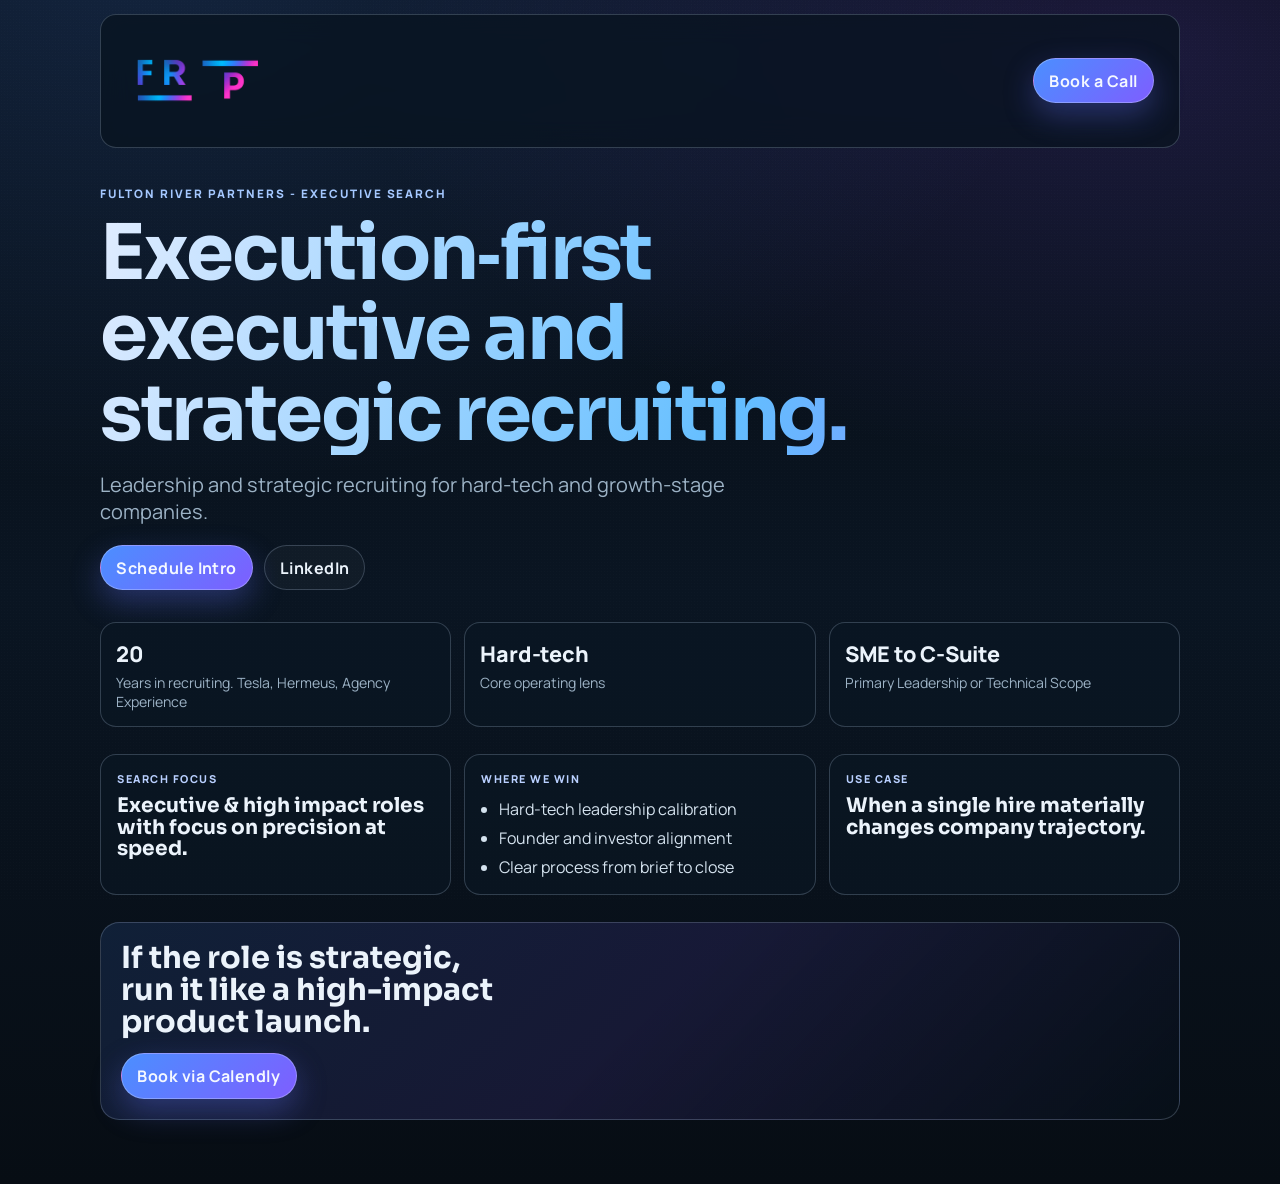
<file: index.html>
<!doctype html>
<html lang="en">
  <head>
    <meta charset="UTF-8" />
    <meta name="viewport" content="width=device-width, initial-scale=1.0" />
    <meta
      name="description"
      content="Fulton River Partners provides execution-first executive search for hard-tech and growth-stage companies."
    />
    <title>Fulton River Partners | Executive Search</title>
    <link rel="icon" type="image/svg+xml" href="./favicon-equals.svg" />
    <link rel="icon" type="image/png" sizes="32x32" href="./favicon-32x32.png" />
    <link rel="icon" type="image/png" sizes="16x16" href="./favicon-16x16.png" />
    <link rel="apple-touch-icon" sizes="180x180" href="./apple-touch-icon.png" />
    <link rel="preconnect" href="https://fonts.googleapis.com" />
    <link rel="preconnect" href="https://fonts.gstatic.com" crossorigin />
    <link
      href="https://fonts.googleapis.com/css2?family=Manrope:wght@400;500;600;700;800&family=Sora:wght@600;700;800&display=swap"
      rel="stylesheet"
    />
    <link rel="stylesheet" href="./styles.css" />
  </head>
  <body>
    <div class="bg-glow" aria-hidden="true"></div>
    <header class="topbar">
      <a href="#top" class="logo-wrap" aria-label="Fulton River Partners">
        <img src="./logo-frp-gradient.png" alt="Fulton River Partners logo" class="logo" />
      </a>
      <a class="btn btn-primary topbar-book" href="https://www.calendly.com/arun-jolly" target="_blank" rel="noopener noreferrer">
        Book a Call
      </a>
    </header>

    <main id="top">
      <section class="hero">
        <p class="kicker">Fulton River Partners - Executive Search</p>
        <h1>Execution&#8209;first executive and strategic recruiting.</h1>
        <p class="subhead">
          Leadership and strategic recruiting for hard-tech and growth-stage companies.
        </p>
        <div class="hero-actions">
          <a class="btn btn-primary" href="https://www.calendly.com/arun-jolly" target="_blank" rel="noopener noreferrer">
            Schedule Intro
          </a>
          <a class="btn btn-secondary" href="https://www.linkedin.com/in/arunjolly" target="_blank" rel="noopener noreferrer">
            LinkedIn
          </a>
        </div>
      </section>

      <section class="metrics">
        <article>
          <p class="metric">20</p>
          <p class="label">Years in recruiting. Tesla, Hermeus, Agency Experience</p>
        </article>
        <article>
          <p class="metric">Hard-tech</p>
          <p class="label">Core operating lens</p>
        </article>
        <article>
          <p class="metric">SME to C-Suite</p>
          <p class="label">Primary Leadership or Technical Scope</p>
        </article>
      </section>

      <section class="focus">
        <article class="tile">
          <p class="tile-kicker">Search Focus</p>
          <h2>Executive & high impact roles with focus on precision at speed.</h2>
        </article>
        <article class="tile">
          <p class="tile-kicker">Where We Win</p>
          <ul>
            <li>Hard-tech leadership calibration</li>
            <li>Founder and investor alignment</li>
            <li>Clear process from brief to close</li>
          </ul>
        </article>
        <article class="tile">
          <p class="tile-kicker">Use Case</p>
          <h2>When a single hire materially changes company trajectory.</h2>
        </article>
      </section>

      <section class="bottom-cta">
        <h2>If the role is strategic, run it like a high-impact product launch.</h2>
        <a class="btn btn-primary" href="https://www.calendly.com/arun-jolly" target="_blank" rel="noopener noreferrer">
          Book via Calendly
        </a>
      </section>
    </main>
  </body>
</html>
</file>
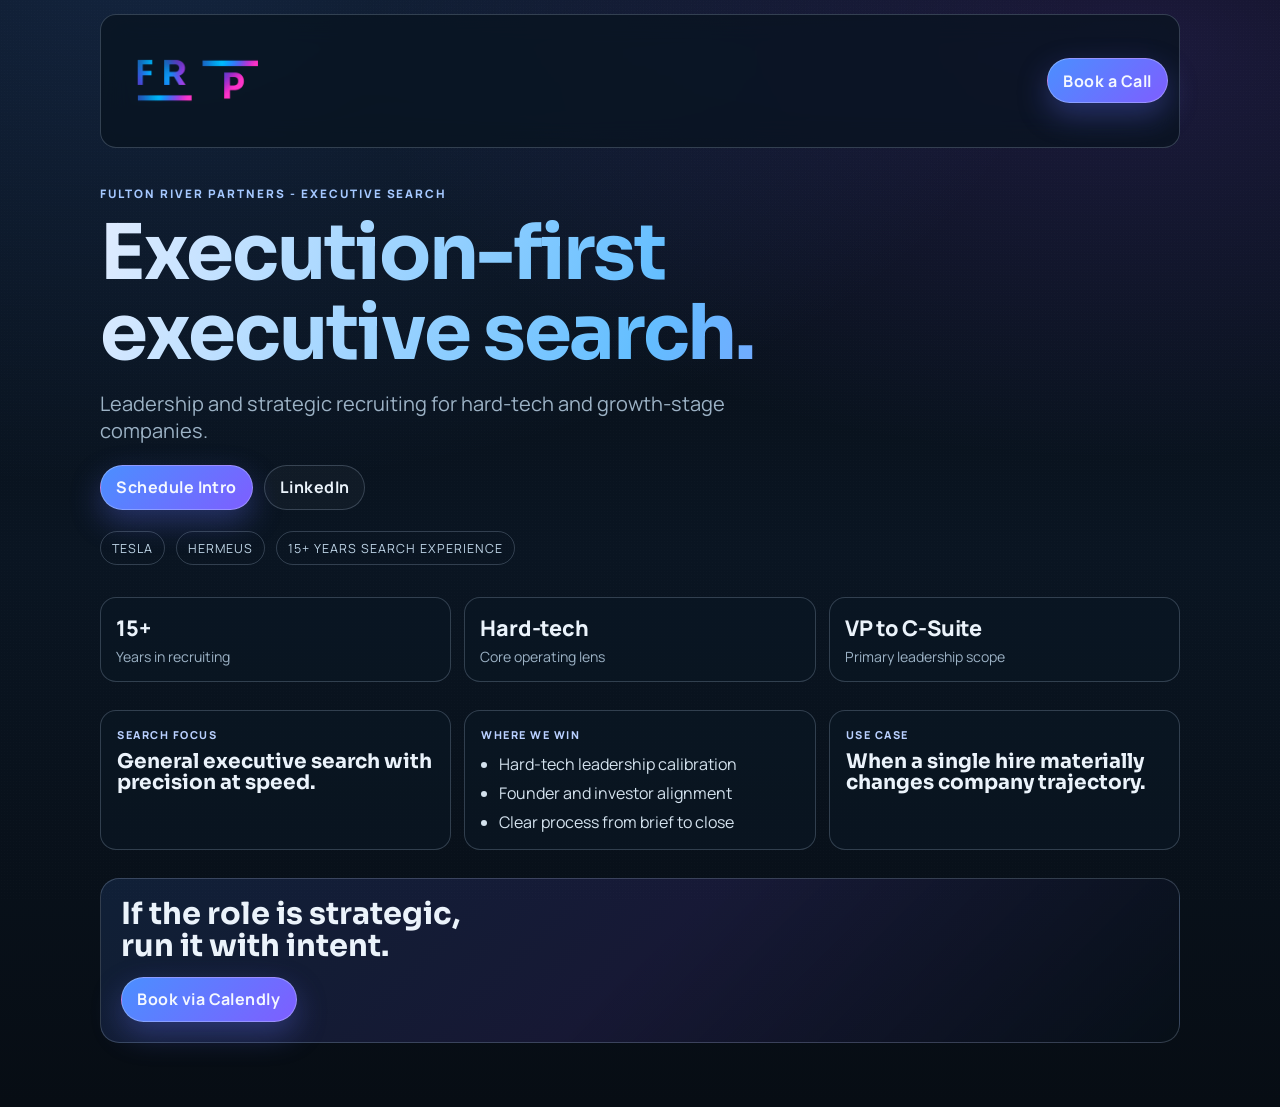
<file: preview-redesign.html>
<!doctype html>
<html lang="en">
  <head>
    <meta charset="UTF-8" />
    <meta name="viewport" content="width=device-width, initial-scale=1.0" />
    <meta
      name="description"
      content="Fulton River Partners preview redesign. Execution-first executive search for hard-tech and growth-stage companies."
    />
    <title>Fulton River Partners - Preview Redesign</title>
    <link rel="preconnect" href="https://fonts.googleapis.com" />
    <link rel="preconnect" href="https://fonts.gstatic.com" crossorigin />
    <link
      href="https://fonts.googleapis.com/css2?family=Manrope:wght@400;500;600;700;800&family=Sora:wght@600;700;800&display=swap"
      rel="stylesheet"
    />
    <link rel="stylesheet" href="./preview-redesign.css" />
  </head>
  <body>
    <div class="bg-glow" aria-hidden="true"></div>
    <header class="topbar">
      <a href="#top" class="logo-wrap" aria-label="Fulton River Partners">
        <img src="./logo-frp-gradient.png" alt="Fulton River Partners logo" class="logo" />
      </a>
      <a class="btn btn-primary" href="https://www.calendly.com/arun-jolly" target="_blank" rel="noopener noreferrer">
        Book a Call
      </a>
    </header>

    <main id="top">
      <section class="hero">
        <p class="kicker">Fulton River Partners - Executive Search</p>
        <h1>Execution-first executive search.</h1>
        <p class="subhead">
          Leadership and strategic recruiting for hard-tech and growth-stage companies.
        </p>
        <div class="hero-actions">
          <a class="btn btn-primary" href="https://www.calendly.com/arun-jolly" target="_blank" rel="noopener noreferrer">
            Schedule Intro
          </a>
          <a class="btn btn-secondary" href="https://www.linkedin.com/in/arunjolly" target="_blank" rel="noopener noreferrer">
            LinkedIn
          </a>
        </div>
        <div class="hero-proof">
          <span>Tesla</span>
          <span>Hermeus</span>
          <span>15+ years search experience</span>
        </div>
      </section>

      <section class="metrics">
        <article>
          <p class="metric">15+</p>
          <p class="label">Years in recruiting</p>
        </article>
        <article>
          <p class="metric">Hard-tech</p>
          <p class="label">Core operating lens</p>
        </article>
        <article>
          <p class="metric">VP to C-Suite</p>
          <p class="label">Primary leadership scope</p>
        </article>
      </section>

      <section class="focus">
        <article class="tile">
          <p class="tile-kicker">Search Focus</p>
          <h2>General executive search with precision at speed.</h2>
        </article>
        <article class="tile">
          <p class="tile-kicker">Where We Win</p>
          <ul>
            <li>Hard-tech leadership calibration</li>
            <li>Founder and investor alignment</li>
            <li>Clear process from brief to close</li>
          </ul>
        </article>
        <article class="tile">
          <p class="tile-kicker">Use Case</p>
          <h2>When a single hire materially changes company trajectory.</h2>
        </article>
      </section>

      <section class="bottom-cta">
        <h2>If the role is strategic, run it with intent.</h2>
        <a class="btn btn-primary" href="https://www.calendly.com/arun-jolly" target="_blank" rel="noopener noreferrer">
          Book via Calendly
        </a>
      </section>
    </main>
  </body>
</html>
</file>
<file: styles.css>
:root {
  --bg-0: #060b11;
  --bg-1: #0a1522;
  --panel: rgba(11, 23, 35, 0.72);
  --line: rgba(178, 202, 224, 0.24);
  --text: #ebf3fb;
  --muted: #9cb2c5;
  --accent-a: #4b8fff;
  --accent-b: #805cff;
  --accent-c: #da58d1;
}

*,
*::before,
*::after {
  box-sizing: border-box;
}

html,
body {
  margin: 0;
  padding: 0;
}

body {
  min-height: 100vh;
  color: var(--text);
  font-family: "Manrope", sans-serif;
  background:
    radial-gradient(58rem 34rem at 12% -5%, rgba(75, 143, 255, 0.2), transparent),
    radial-gradient(48rem 26rem at 88% 4%, rgba(128, 92, 255, 0.18), transparent),
    linear-gradient(180deg, var(--bg-0) 0%, var(--bg-1) 50%, #070d14 100%);
}

.bg-glow {
  position: fixed;
  inset: 0;
  pointer-events: none;
  background-image: radial-gradient(rgba(255, 255, 255, 0.08) 0.5px, transparent 0.5px);
  background-size: 3px 3px;
  opacity: 0.2;
  z-index: -1;
}

.topbar,
main {
  width: min(1080px, calc(100% - 2rem));
  margin-inline: auto;
}

.topbar {
  position: sticky;
  top: max(0.6rem, env(safe-area-inset-top));
  margin-top: 0.85rem;
  z-index: 40;
  padding: 0.55rem 0.95rem 0.55rem 0.7rem;
  display: flex;
  justify-content: space-between;
  align-items: center;
  gap: 0.8rem;
  border: 1px solid var(--line);
  border-radius: 1rem;
  background: rgba(8, 19, 30, 0.75);
  backdrop-filter: blur(14px) saturate(125%);
  -webkit-backdrop-filter: blur(14px) saturate(125%);
}

.logo-wrap {
  display: inline-flex;
  align-items: center;
}

.logo {
  width: clamp(126px, 22vw, 172px);
  height: auto;
  border-radius: 0.38rem;
  filter: brightness(1.2) saturate(1.08);
}

.btn {
  display: inline-flex;
  align-items: center;
  justify-content: center;
  text-decoration: none;
  border-radius: 999px;
  font-weight: 700;
  letter-spacing: 0.03em;
  white-space: nowrap;
}

.btn-primary {
  padding: 0.66rem 0.95rem;
  color: #f4f8ff;
  border: 1px solid rgba(216, 227, 255, 0.34);
  background: linear-gradient(135deg, var(--accent-a), var(--accent-b) 58%, var(--accent-c));
  background-size: 180% 180%;
  box-shadow: 0 12px 30px rgba(94, 109, 241, 0.34);
  animation: shift 8s ease-in-out infinite;
}

.topbar-book {
  margin-right: 0.62rem;
}

.btn-secondary {
  padding: 0.64rem 0.9rem;
  color: var(--text);
  border: 1px solid var(--line);
  background: rgba(255, 255, 255, 0.03);
}

main {
  padding: 2.4rem 0 4rem;
}

.hero {
  max-width: 830px;
}

.kicker {
  margin: 0;
  font-size: 0.73rem;
  font-weight: 800;
  letter-spacing: 0.17em;
  text-transform: uppercase;
  color: #a5c8ff;
}

h1,
h2 {
  margin: 0;
  font-family: "Sora", sans-serif;
  line-height: 1.05;
}

h1 {
  margin-top: 0.65rem;
  font-size: clamp(2.2rem, 6vw, 5rem);
  max-width: 20ch;
  letter-spacing: -0.03em;
  background: linear-gradient(110deg, #e0ecff, #63beff 35%, #9e6bff 66%, #f66fcf 100%);
  background-size: 220% 220%;
  color: transparent;
  -webkit-background-clip: text;
  background-clip: text;
  animation: shift 11s ease-in-out infinite;
}

.subhead {
  margin: 1rem 0 0;
  font-size: clamp(1.02rem, 2.2vw, 1.25rem);
  color: var(--muted);
  max-width: 58ch;
}

.hero-actions {
  margin-top: 1.3rem;
  display: flex;
  gap: 0.7rem;
  flex-wrap: wrap;
}

.metrics {
  margin-top: 2rem;
  display: grid;
  grid-template-columns: repeat(3, minmax(0, 1fr));
  gap: 0.8rem;
}

.metrics article {
  border: 1px solid var(--line);
  border-radius: 1rem;
  background: var(--panel);
  padding: 0.95rem;
}

.metric {
  margin: 0;
  font-size: clamp(1.05rem, 2.3vw, 1.35rem);
  font-weight: 800;
  letter-spacing: -0.01em;
}

.label {
  margin: 0.33rem 0 0;
  color: var(--muted);
  font-size: 0.88rem;
}

.focus {
  margin-top: 1.7rem;
  display: grid;
  grid-template-columns: repeat(3, minmax(0, 1fr));
  gap: 0.8rem;
}

.tile {
  border: 1px solid var(--line);
  border-radius: 1rem;
  background: var(--panel);
  padding: 1rem;
}

.tile-kicker {
  margin: 0;
  font-size: 0.68rem;
  color: #b9d0ff;
  text-transform: uppercase;
  letter-spacing: 0.14em;
  font-weight: 800;
}

.tile h2 {
  margin-top: 0.58rem;
  font-size: clamp(1.02rem, 2vw, 1.26rem);
}

.tile ul {
  margin: 0.72rem 0 0;
  padding-left: 1.1rem;
  color: #d4e2ee;
  display: grid;
  gap: 0.45rem;
}

.bottom-cta {
  margin-top: 1.7rem;
  border: 1px solid var(--line);
  border-radius: 1.2rem;
  background: linear-gradient(135deg, rgba(75, 143, 255, 0.13), rgba(128, 92, 255, 0.13), rgba(7, 16, 25, 0.85));
  padding: 1.25rem;
}

.bottom-cta h2 {
  font-size: clamp(1.18rem, 3vw, 1.9rem);
  max-width: 17ch;
}

.bottom-cta .btn {
  margin-top: 0.9rem;
}

@keyframes shift {
  0% {
    background-position: 0% 50%;
  }
  50% {
    background-position: 100% 50%;
  }
  100% {
    background-position: 0% 50%;
  }
}

@media (max-width: 900px) {
  .metrics,
  .focus {
    grid-template-columns: 1fr;
  }
}

@media (max-width: 700px) {
  .topbar,
  main {
    width: min(1080px, calc(100% - 1rem));
  }

  .topbar {
    padding: 0.5rem 0.78rem 0.5rem 0.5rem;
  }

  .logo {
    width: clamp(116px, 35vw, 142px);
  }

  .btn-primary {
    font-size: 0.74rem;
    padding: 0.58rem 0.78rem;
  }

  .topbar-book {
    margin-right: 0.34rem;
  }

  .hero {
    margin-top: 0.1rem;
  }

  .hero-actions .btn {
    width: 100%;
  }
}

@media (max-width: 390px) {
  .btn-primary {
    font-size: 0.7rem;
    padding: 0.53rem 0.7rem;
  }

  h1 {
    font-size: clamp(1.9rem, 11vw, 2.25rem);
  }
}

@media (prefers-reduced-motion: reduce) {
  .btn-primary,
  h1 {
    animation: none;
  }
}
</file>
<file: preview-redesign.css>
:root {
  --bg-0: #060b11;
  --bg-1: #0a1522;
  --panel: rgba(11, 23, 35, 0.72);
  --line: rgba(178, 202, 224, 0.24);
  --text: #ebf3fb;
  --muted: #9cb2c5;
  --accent-a: #4b8fff;
  --accent-b: #805cff;
  --accent-c: #da58d1;
}

*,
*::before,
*::after {
  box-sizing: border-box;
}

html,
body {
  margin: 0;
  padding: 0;
}

body {
  min-height: 100vh;
  color: var(--text);
  font-family: "Manrope", sans-serif;
  background:
    radial-gradient(58rem 34rem at 12% -5%, rgba(75, 143, 255, 0.2), transparent),
    radial-gradient(48rem 26rem at 88% 4%, rgba(128, 92, 255, 0.18), transparent),
    linear-gradient(180deg, var(--bg-0) 0%, var(--bg-1) 50%, #070d14 100%);
}

.bg-glow {
  position: fixed;
  inset: 0;
  pointer-events: none;
  background-image: radial-gradient(rgba(255, 255, 255, 0.08) 0.5px, transparent 0.5px);
  background-size: 3px 3px;
  opacity: 0.2;
  z-index: -1;
}

.topbar,
main {
  width: min(1080px, calc(100% - 2rem));
  margin-inline: auto;
}

.topbar {
  position: sticky;
  top: max(0.6rem, env(safe-area-inset-top));
  margin-top: 0.85rem;
  z-index: 40;
  padding: 0.55rem 0.7rem;
  display: flex;
  justify-content: space-between;
  align-items: center;
  gap: 0.8rem;
  border: 1px solid var(--line);
  border-radius: 1rem;
  background: rgba(8, 19, 30, 0.75);
  backdrop-filter: blur(14px) saturate(125%);
  -webkit-backdrop-filter: blur(14px) saturate(125%);
}

.logo-wrap {
  display: inline-flex;
  align-items: center;
}

.logo {
  width: clamp(126px, 22vw, 172px);
  height: auto;
  border-radius: 0.38rem;
  filter: brightness(1.2) saturate(1.08);
}

.btn {
  display: inline-flex;
  align-items: center;
  justify-content: center;
  text-decoration: none;
  border-radius: 999px;
  font-weight: 700;
  letter-spacing: 0.03em;
  white-space: nowrap;
}

.btn-primary {
  padding: 0.66rem 0.95rem;
  color: #f4f8ff;
  border: 1px solid rgba(216, 227, 255, 0.34);
  background: linear-gradient(135deg, var(--accent-a), var(--accent-b) 58%, var(--accent-c));
  background-size: 180% 180%;
  box-shadow: 0 12px 30px rgba(94, 109, 241, 0.34);
  animation: shift 8s ease-in-out infinite;
}

.btn-secondary {
  padding: 0.64rem 0.9rem;
  color: var(--text);
  border: 1px solid var(--line);
  background: rgba(255, 255, 255, 0.03);
}

main {
  padding: 2.4rem 0 4rem;
}

.hero {
  max-width: 830px;
}

.kicker {
  margin: 0;
  font-size: 0.73rem;
  font-weight: 800;
  letter-spacing: 0.17em;
  text-transform: uppercase;
  color: #a5c8ff;
}

h1,
h2 {
  margin: 0;
  font-family: "Sora", sans-serif;
  line-height: 1.05;
}

h1 {
  margin-top: 0.65rem;
  font-size: clamp(2.2rem, 6vw, 5rem);
  max-width: 12ch;
  letter-spacing: -0.03em;
  background: linear-gradient(110deg, #e0ecff, #63beff 35%, #9e6bff 66%, #f66fcf 100%);
  background-size: 220% 220%;
  color: transparent;
  -webkit-background-clip: text;
  background-clip: text;
  animation: shift 11s ease-in-out infinite;
}

.subhead {
  margin: 1rem 0 0;
  font-size: clamp(1.02rem, 2.2vw, 1.25rem);
  color: var(--muted);
  max-width: 58ch;
}

.hero-actions {
  margin-top: 1.3rem;
  display: flex;
  gap: 0.7rem;
  flex-wrap: wrap;
}

.hero-proof {
  margin-top: 1.35rem;
  display: flex;
  gap: 0.7rem;
  flex-wrap: wrap;
}

.hero-proof span {
  display: inline-flex;
  align-items: center;
  padding: 0.45rem 0.68rem;
  border: 1px solid var(--line);
  border-radius: 999px;
  color: #bed4e6;
  font-size: 0.78rem;
  text-transform: uppercase;
  letter-spacing: 0.08em;
}

.metrics {
  margin-top: 2rem;
  display: grid;
  grid-template-columns: repeat(3, minmax(0, 1fr));
  gap: 0.8rem;
}

.metrics article {
  border: 1px solid var(--line);
  border-radius: 1rem;
  background: var(--panel);
  padding: 0.95rem;
}

.metric {
  margin: 0;
  font-size: clamp(1.05rem, 2.3vw, 1.35rem);
  font-weight: 800;
  letter-spacing: -0.01em;
}

.label {
  margin: 0.33rem 0 0;
  color: var(--muted);
  font-size: 0.88rem;
}

.focus {
  margin-top: 1.7rem;
  display: grid;
  grid-template-columns: repeat(3, minmax(0, 1fr));
  gap: 0.8rem;
}

.tile {
  border: 1px solid var(--line);
  border-radius: 1rem;
  background: var(--panel);
  padding: 1rem;
}

.tile-kicker {
  margin: 0;
  font-size: 0.68rem;
  color: #b9d0ff;
  text-transform: uppercase;
  letter-spacing: 0.14em;
  font-weight: 800;
}

.tile h2 {
  margin-top: 0.58rem;
  font-size: clamp(1.02rem, 2vw, 1.26rem);
}

.tile ul {
  margin: 0.72rem 0 0;
  padding-left: 1.1rem;
  color: #d4e2ee;
  display: grid;
  gap: 0.45rem;
}

.bottom-cta {
  margin-top: 1.7rem;
  border: 1px solid var(--line);
  border-radius: 1.2rem;
  background: linear-gradient(135deg, rgba(75, 143, 255, 0.13), rgba(128, 92, 255, 0.13), rgba(7, 16, 25, 0.85));
  padding: 1.25rem;
}

.bottom-cta h2 {
  font-size: clamp(1.18rem, 3vw, 1.9rem);
  max-width: 17ch;
}

.bottom-cta .btn {
  margin-top: 0.9rem;
}

@keyframes shift {
  0% {
    background-position: 0% 50%;
  }
  50% {
    background-position: 100% 50%;
  }
  100% {
    background-position: 0% 50%;
  }
}

@media (max-width: 900px) {
  .metrics,
  .focus {
    grid-template-columns: 1fr;
  }
}

@media (max-width: 700px) {
  .topbar,
  main {
    width: min(1080px, calc(100% - 1rem));
  }

  .topbar {
    padding: 0.5rem;
  }

  .logo {
    width: clamp(116px, 35vw, 142px);
  }

  .btn-primary {
    font-size: 0.74rem;
    padding: 0.58rem 0.78rem;
  }

  .hero {
    margin-top: 0.1rem;
  }

  .hero-actions .btn {
    width: 100%;
  }
}

@media (prefers-reduced-motion: reduce) {
  .btn-primary,
  h1 {
    animation: none;
  }
}
</file>
